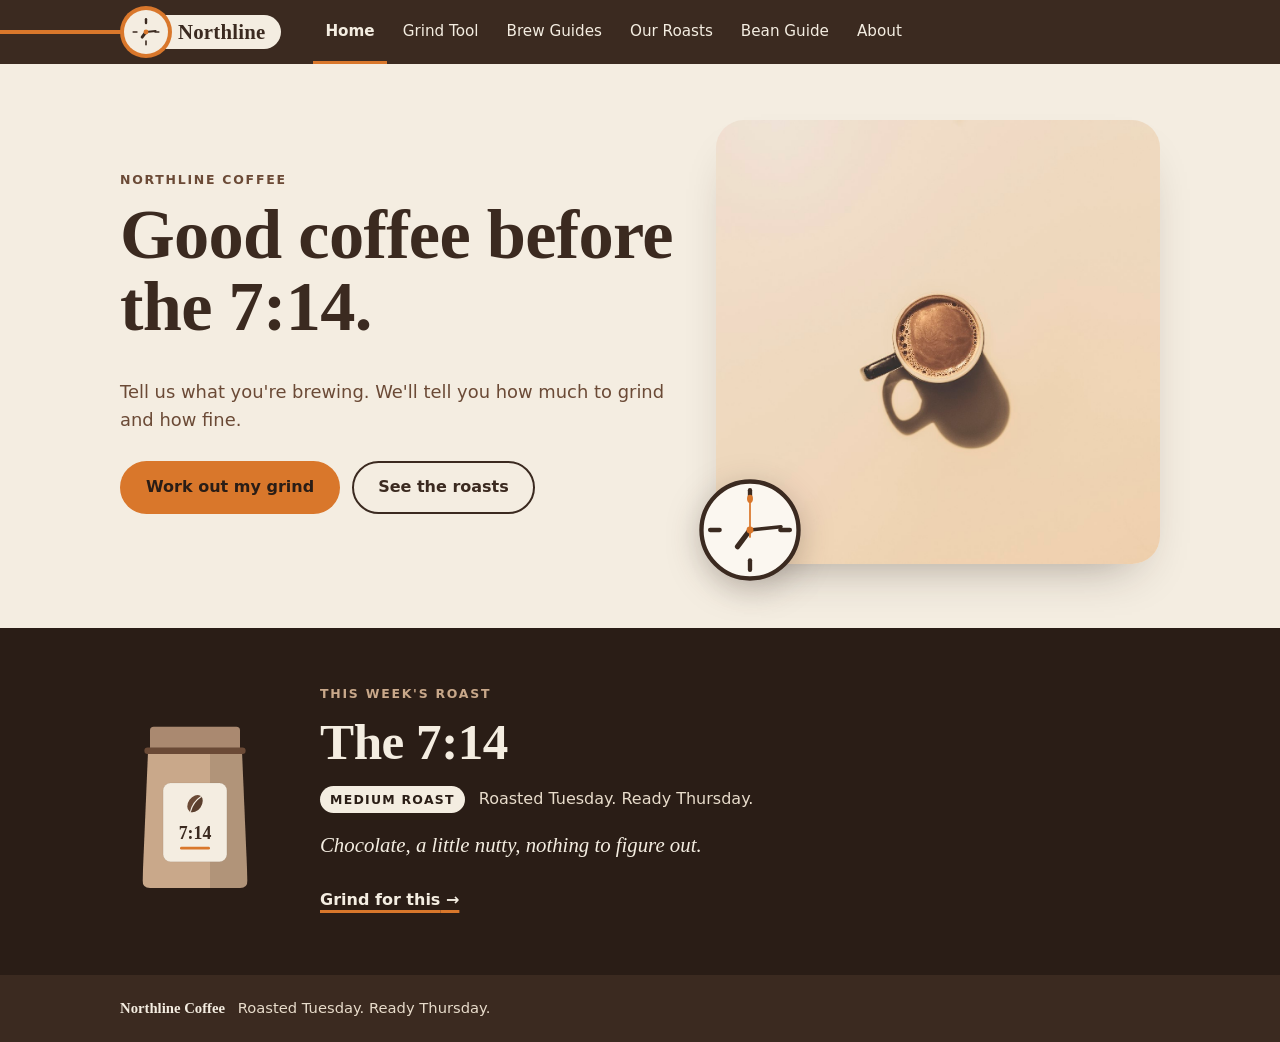
<file: index.html>
<!doctype html>
<html lang="en">
<head>
  <meta charset="utf-8">
  <meta name="viewport" content="width=device-width, initial-scale=1">
  <title>Northline Coffee</title>
  <meta name="description" content="Northline Coffee: how much to grind, and how fine, before the 7:14.">
  <meta name="theme-color" content="#3B2A20">
  <link rel="icon" href="data:image/svg+xml,%3Csvg xmlns='http://www.w3.org/2000/svg' viewBox='0 0 120 120'%3E%3Ccircle cx='60' cy='60' r='53' fill='%23F4EDE1' stroke='%23D9772B' stroke-width='14'/%3E%3Cg stroke='%233B2A20' stroke-linecap='round'%3E%3Cpath d='M60 22V32' stroke-width='9'/%3E%3Cpath d='M60 60L48 76' stroke-width='12'/%3E%3Cpath d='M60 60L89 57' stroke-width='9'/%3E%3C/g%3E%3Ccircle cx='60' cy='60' r='8' fill='%23D9772B'/%3E%3C/svg%3E">
  <link rel="stylesheet" href="styles.css">
</head>
<body>

  <!-- Shared drawings. Flat, in brand colors, drawn in code (PRD 7.6). -->
  <svg width="0" height="0" class="sprite" aria-hidden="true" focusable="false">
    <!-- Bean: one clean ellipse, a single-arc groove, and a soft shade on the right half. -->
    <clipPath id="bean-clip"><ellipse cx="16" cy="16" rx="9.5" ry="13.5"/></clipPath>
    <symbol id="bean" viewBox="0 0 32 32">
      <g transform="rotate(35 16 16)">
        <ellipse cx="16" cy="16" rx="9.5" ry="13.5" fill="currentColor"/>
        <path d="M17 0Q12 16 17 32H32V0Z" fill="#000" opacity=".16" clip-path="url(#bean-clip)"/>
        <path d="M17.2 3.2Q12.2 16 17.2 28.8" fill="none" stroke-width="1.6" stroke-linecap="round" style="stroke: var(--crease, #F4EDE1)"/>
      </g>
    </symbol>
    <symbol id="icon-aeropress" viewBox="0 0 48 48">
      <g fill="none" stroke="currentColor" stroke-width="2.5" stroke-linejoin="round" stroke-linecap="round">
        <path d="M19 3h10v6H19z"/><path d="M17 9h14v20H17z"/><path d="M14 29h20"/>
        <path d="M12 33h24v7a4 4 0 0 1-4 4H16a4 4 0 0 1-4-4z"/>
      </g>
    </symbol>
    <symbol id="icon-pourover" viewBox="0 0 48 48">
      <g fill="none" stroke="currentColor" stroke-width="2.5" stroke-linejoin="round" stroke-linecap="round">
        <path d="M8 10h32l-10 16H18z"/><path d="M14 30h20"/>
        <path d="M14 33h20v7a4 4 0 0 1-4 4H18a4 4 0 0 1-4-4z"/>
      </g>
    </symbol>
    <symbol id="icon-drip" viewBox="0 0 48 48">
      <g fill="none" stroke="currentColor" stroke-width="2.5" stroke-linejoin="round" stroke-linecap="round">
        <rect x="8" y="4" width="32" height="40" rx="3"/><path d="M8 14h32"/><path d="M20 14v4h8v-4"/>
        <path d="M16 25h16v11a3 3 0 0 1-3 3H19a3 3 0 0 1-3-3z"/>
      </g>
    </symbol>
    <symbol id="icon-frenchpress" viewBox="0 0 48 48">
      <g fill="none" stroke="currentColor" stroke-width="2.5" stroke-linejoin="round" stroke-linecap="round">
        <circle cx="22" cy="4.5" r="2"/><path d="M22 7v18"/><path d="M14 25h16"/>
        <rect x="12" y="12" width="20" height="32" rx="3"/>
        <path d="M32 18h5a3 3 0 0 1 3 3v12a3 3 0 0 1-3 3h-5"/>
      </g>
    </symbol>
    <symbol id="icon-coldbrew" viewBox="0 0 48 48">
      <g fill="none" stroke="currentColor" stroke-width="2.5" stroke-linejoin="round" stroke-linecap="round">
        <rect x="14" y="3" width="20" height="7" rx="2"/>
        <path d="M11 13h26v27a4 4 0 0 1-4 4H15a4 4 0 0 1-4-4z"/>
        <rect x="17" y="24" width="7" height="7" rx="1.5"/><rect x="25" y="31" width="7" height="7" rx="1.5"/>
      </g>
    </symbol>
  </svg>

  <a class="skip-link" href="#content">Skip to content</a>

  <header class="site-header">
    <div class="header-inner">
      <!-- The logo: a route line runs into a clock-face station marker set on a subway-style sign. -->
      <a class="brand clock-spin" href="#home" aria-label="Northline Coffee, home">
        <span class="brand-line brand-line-in" aria-hidden="true"></span>
        <span class="brand-clock" aria-hidden="true">
          <svg viewBox="0 0 120 120" focusable="false">
            <g stroke="#3B2A20" stroke-linecap="round">
              <path d="M60 12V26" stroke-width="9"/><path d="M108 60H94" stroke-width="6"/><path d="M60 108V94" stroke-width="6"/><path d="M12 60H26" stroke-width="6"/>
              <path class="hand-hour" d="M60 60L45.6 79.2" stroke-width="11"/>
              <path class="hand-min" d="M60 60L95.8 56.2" stroke-width="8"/>
            </g>
            <circle cx="60" cy="60" r="9" fill="#D9772B"/>
          </svg>
        </span>
        <span class="brand-sign">Northline</span>
      </a>
      <nav class="tabs" aria-label="Sections">
        <ul>
          <li><a href="#home" data-tab="home">Home</a></li>
          <li><a href="#grind" data-tab="grind">Grind Tool</a></li>
          <li><a href="#guides" data-tab="guides">Brew Guides</a></li>
          <li><a href="#roasts" data-tab="roasts">Our Roasts</a></li>
          <li><a href="#beans" data-tab="beans">Bean Guide</a></li>
          <li><a href="#about" data-tab="about">About</a></li>
        </ul>
      </nav>
    </div>
  </header>

  <main id="content">
    <noscript>
      <p class="noscript">The grind tool needs JavaScript turned on. Everything else is below.</p>
    </noscript>

    <!-- ========== HOME ========== -->
    <section class="view" data-route="home" aria-labelledby="home-title">
      <div class="wrap hero">
        <div class="hero-text">
          <p class="eyebrow">Northline Coffee</p>
          <h1 id="home-title" class="view-heading" tabindex="-1">Good coffee before the 7:14.</h1>
          <p class="lede">Tell us what you're brewing. We'll tell you how much to grind and how fine.</p>
          <div class="button-row">
            <a class="btn btn-primary" href="#grind">Work out my grind</a>
            <a class="btn btn-secondary" href="#roasts">See the roasts</a>
          </div>
        </div>
        <div class="hero-art">
          <img class="hero-photo" src="images/home-cup.jpg" width="1600" height="1069"
               alt="A cup of coffee seen from above on a cream table, with a long morning shadow">
          <!-- The 7:14 clock, as a badge on the photo. -->
          <svg class="hero-clock clock-spin" viewBox="0 0 120 120" aria-hidden="true" focusable="false">
            <circle cx="60" cy="60" r="56" fill="#FBF7F0"/>
            <circle cx="60" cy="60" r="56" fill="none" stroke="#3B2A20" stroke-width="5"/>
            <g stroke="#3B2A20" stroke-linecap="round">
              <g stroke-width="5"><path d="M60 14V25"/><path d="M106 60H95"/><path d="M60 106V95"/><path d="M14 60H25"/></g>
              <path class="hand-hour" d="M60 60L45.6 79.2" stroke-width="6"/>
              <path class="hand-min" d="M60 60L95.8 56.2" stroke-width="4"/>
            </g>
            <g class="hand-sec">
              <path d="M60 68V27" stroke="#D9772B" stroke-width="2" stroke-linecap="round"/>
              <ellipse cx="60" cy="24" rx="3.4" ry="4.8" fill="#D9772B"/>
            </g>
            <circle cx="60" cy="60" r="4" fill="#D9772B"/>
          </svg>
        </div>
      </div>

      <div class="band">
        <div class="wrap band-inner">
          <div class="band-beans" aria-hidden="true">
            <!-- A kraft bag of this week's roast. -->
            <svg viewBox="0 0 160 200" focusable="false">
              <defs>
                <clipPath id="bag-clip"><path d="M30 44H130L136 184Q136 192 128 192H32Q24 192 24 184Z"/></clipPath>
              </defs>
              <rect x="32" y="20" width="96" height="26" rx="4" fill="#B8957A"/>
              <rect x="32" y="20" width="96" height="26" rx="4" fill="#000" opacity=".08"/>
              <g clip-path="url(#bag-clip)">
                <rect x="20" y="40" width="120" height="160" fill="#C9A88A"/>
                <rect x="96" y="40" width="44" height="160" fill="#000" opacity=".12"/>
              </g>
              <rect x="26" y="42" width="108" height="7" rx="3.5" fill="#6B4A36"/>
              <rect x="46" y="80" width="68" height="84" rx="8" fill="#F4EDE1"/>
              <rect x="46" y="80" width="68" height="84" rx="8" fill="none" stroke="#000" stroke-opacity=".06"/>
              <use href="#bean" x="68" y="90" width="24" height="24" style="color:#6B4A36"/>
              <text x="80" y="140" text-anchor="middle" font-family="Georgia, serif" font-weight="700" font-size="19" fill="#3B2A20">7:14</text>
              <rect x="64" y="148" width="32" height="3" rx="1.5" fill="#D9772B"/>
            </svg>
          </div>
          <div>
            <p class="eyebrow eyebrow-light">This week's roast</p>
            <h2 class="band-title">The 7:14</h2>
            <p class="band-meta"><span class="pill pill-dark">Medium roast</span> Roasted Tuesday. Ready Thursday.</p>
            <p class="band-taste">Chocolate, a little nutty, nothing to figure out.</p>
            <a class="text-link text-link-light" href="#grind?roast=medium">Grind for this</a>
          </div>
        </div>
      </div>
    </section>

    <!-- ========== GRIND TOOL ========== -->
    <section class="view" data-route="grind" aria-labelledby="grind-title">
      <div class="wrap">
        <div class="view-head">
          <div>
            <p class="eyebrow">Grind Tool</p>
            <h2 id="grind-title" class="view-heading" tabindex="-1">How much to grind, and how fine.</h2>
            <p class="lede">Pick your roast, how much you're brewing, and how. We'll do the math.</p>
          </div>
          <!-- A hand grinder: crank, cap, body with an adjustment ring, base. -->
          <svg class="head-art" viewBox="0 0 120 160" aria-hidden="true" focusable="false">
            <defs>
              <clipPath id="grinder-clip"><rect x="40" y="44" width="40" height="88" rx="10"/></clipPath>
            </defs>
            <path d="M60 24H98" stroke="#3B2A20" stroke-width="5" stroke-linecap="round"/>
            <rect x="94" y="6" width="10" height="20" rx="5" fill="#D9772B"/>
            <rect x="57" y="22" width="6" height="14" fill="#3B2A20"/>
            <rect x="36" y="34" width="48" height="12" rx="6" fill="#6B4A36"/>
            <g clip-path="url(#grinder-clip)">
              <rect x="40" y="44" width="40" height="88" fill="#3B2A20"/>
              <rect x="62" y="44" width="18" height="88" fill="#000" opacity=".22"/>
            </g>
            <rect x="37" y="86" width="46" height="9" rx="4.5" fill="#C9A88A"/>
            <rect x="36" y="128" width="48" height="16" rx="6" fill="#6B4A36"/>
            <ellipse cx="60" cy="152" rx="32" ry="4" fill="#3B2A20" opacity=".12"/>
          </svg>
        </div>

        <div class="tool">
          <form class="tool-inputs" id="grind-form" novalidate>
            <fieldset class="field">
              <legend class="field-label">Roast</legend>
              <div class="seg" id="roast-options">
                <input type="radio" name="roast" id="roast-light" value="light"><label for="roast-light">Light</label>
                <input type="radio" name="roast" id="roast-medium" value="medium" checked><label for="roast-medium">Medium</label>
                <input type="radio" name="roast" id="roast-dark" value="dark"><label for="roast-dark">Dark</label>
              </div>
            </fieldset>

            <div class="field">
              <label class="field-label" for="amount">How much water</label>
              <div class="amount-row">
                <input id="amount" name="amount" type="number" inputmode="decimal" min="0" step="any" value="12" aria-describedby="amount-hint">
                <fieldset class="seg seg-small">
                  <legend class="visually-hidden">Unit</legend>
                  <input type="radio" name="unit" id="unit-oz" value="oz" checked><label for="unit-oz">oz</label>
                  <input type="radio" name="unit" id="unit-ml" value="ml"><label for="unit-ml">ml</label>
                </fieldset>
              </div>
              <p class="hint" id="amount-hint">The water you brew with. 4 to 64 oz (118 to 1,893 ml).</p>
            </div>

            <fieldset class="field">
              <legend class="field-label">Brew method</legend>
              <div class="method-options" id="method-options">
                <!-- Built from the method table in app.js -->
              </div>
            </fieldset>
          </form>

          <section class="result" id="result" aria-labelledby="result-title">
            <h3 id="result-title" class="visually-hidden">Your recipe</h3>

            <div class="result-ok" id="result-ok">
              <div class="beans">
                <p class="beans-figure"><span id="out-beans">22</span><span class="beans-unit"> g</span></p>
                <p class="beans-label">beans to grind</p>
              </div>
              <dl class="facts">
                <div class="fact"><dt>Water</dt><dd id="out-water">355 g</dd></div>
                <div class="fact"><dt>Grind</dt><dd id="out-grind">Medium-fine, like table salt</dd></div>
                <div class="fact">
                  <dt>Starting setting</dt>
                  <dd>
                    <span class="setting" id="out-setting">15</span> <span class="setting-scale">on a 1 to 40 grinder</span>
                    <span class="note">Every grinder runs a little different. Sour cup: go finer next time. Bitter cup: go coarser.</span>
                  </dd>
                </div>
                <div class="fact"><dt>Water temperature</dt><dd id="out-temp">200°F / 93°C</dd></div>
                <div class="fact"><dt>Brew time</dt><dd id="out-time">3 to 4 minutes</dd></div>
              </dl>
              <div id="out-notes"></div>
              <div class="copy-row">
                <button type="button" class="btn btn-secondary btn-small" id="copy-btn">Copy recipe</button>
                <span class="copy-status" id="copy-status" role="status"></span>
              </div>
            </div>

            <div class="result-message" id="result-message" hidden>
              <p id="out-message"></p>
            </div>
          </section>
          <p class="visually-hidden" id="sr-summary" aria-live="polite" aria-atomic="true"></p>
        </div>

        <!-- Phone only: the number stays on screen while the inputs are being changed.
             Screen readers get the live summary above instead, so this is hidden from them. -->
        <div class="mini-result" id="mini-result" aria-hidden="true" hidden>
          <p class="mini-text"><strong id="mini-beans">22 g</strong> <span id="mini-detail">Medium-fine · setting 15</span></p>
          <button type="button" class="mini-btn" id="mini-btn" tabindex="-1">Full recipe</button>
        </div>
      </div>
    </section>

    <!-- ========== BREW GUIDES ========== -->
    <section class="view" data-route="guides" aria-labelledby="guides-title">
      <div class="wrap">
        <p class="eyebrow">Brew Guides</p>
        <h2 id="guides-title" class="view-heading" tabindex="-1">Five ways to brew.</h2>
        <p class="lede">Each one fits on a card. The numbers come from the same table as the Grind Tool.</p>
        <div class="card-grid" id="guide-list">
          <!-- Built from the method table in app.js -->
        </div>
      </div>
    </section>

    <!-- ========== OUR ROASTS ========== -->
    <section class="view" data-route="roasts" aria-labelledby="roasts-title">
      <div class="wrap">
        <p class="eyebrow">Our Roasts</p>
        <h2 id="roasts-title" class="view-heading" tabindex="-1">Three roasts. Pick by how you brew.</h2>
        <div class="card-grid card-grid-3">
          <article class="card roast-card">
            <img class="card-photo" src="images/roast-light.jpg" width="1600" height="1200" loading="lazy"
                 alt="Light brown roasted beans spilling from a burlap sack">
            <h3>Platform Light</h3>
            <p><span class="pill">Light</span></p>
            <dl class="mini-facts">
              <div><dt>How it tastes</dt><dd>Bright and clean, like a green apple.</dd></div>
              <div><dt>Good for</dt><dd>Pour-over, AeroPress</dd></div>
            </dl>
            <a class="text-link" href="#grind?roast=light">Grind for this<span class="visually-hidden">: Platform Light</span></a>
          </article>
          <article class="card roast-card">
            <img class="card-photo" src="images/roast-medium.jpg" width="1600" height="2400" loading="lazy"
                 alt="A close view of medium brown roasted beans">
            <h3>The 7:14</h3>
            <p><span class="pill">Medium</span> <span class="tag">This week's roast</span></p>
            <dl class="mini-facts">
              <div><dt>How it tastes</dt><dd>Chocolate, a little nutty.</dd></div>
              <div><dt>Good for</dt><dd>Any method</dd></div>
            </dl>
            <a class="text-link" href="#grind?roast=medium">Grind for this<span class="visually-hidden">: The 7:14</span></a>
          </article>
          <article class="card roast-card">
            <img class="card-photo" src="images/roast-dark.jpg" width="1600" height="1572" loading="lazy"
                 alt="Dark, glossy roasted beans in a white cup surrounded by more beans">
            <h3>Last Train</h3>
            <p><span class="pill">Dark</span></p>
            <dl class="mini-facts">
              <div><dt>How it tastes</dt><dd>Heavy, smoky, a little bittersweet.</dd></div>
              <div><dt>Good for</dt><dd>French press, cold brew</dd></div>
            </dl>
            <a class="text-link" href="#grind?roast=dark">Grind for this<span class="visually-hidden">: Last Train</span></a>
          </article>
        </div>
      </div>
    </section>

    <!-- ========== BEAN GUIDE ========== -->
    <section class="view" data-route="beans" aria-labelledby="beans-title">
      <div class="wrap">
        <div class="guide-top">
          <div class="guide-intro">
            <p class="eyebrow">Bean Guide</p>
            <h2 id="beans-title" class="view-heading" tabindex="-1">What the words on the bag mean.</h2>
            <p class="lede">Where it grew, what plant it came from, and what happened after picking. Search for any word, or pick a section.</p>
          </div>
          <div class="guide-search" id="guide-search">
            <label for="guide-search-input" class="field-label">Search the guide</label>
            <input type="search" id="guide-search-input" placeholder="Try gesha, honey, Kenya, peaberry" autocomplete="off" spellcheck="false"
                   aria-controls="guide-search-results" aria-describedby="guide-search-status">
            <p class="visually-hidden" id="guide-search-status" role="status"></p>
            <ul class="search-results" id="guide-search-results" hidden></ul>
          </div>
        </div>
      </div>

      <!-- Section tabs. They stay pinned under the site header while you scroll. -->
      <div class="guide-tabs-bar" id="guide-tabs-bar">
        <div class="wrap">
          <div class="guide-tabs" role="tablist" aria-label="Bean Guide sections" id="guide-tabs">
            <button type="button" role="tab" id="gtab-map" data-view="map" aria-controls="gpanel-map" aria-selected="true">Map</button>
            <button type="button" role="tab" id="gtab-varieties" data-view="varieties" aria-controls="gpanel-varieties" aria-selected="false" tabindex="-1">Varieties</button>
            <button type="button" role="tab" id="gtab-processing" data-view="processing" aria-controls="gpanel-processing" aria-selected="false" tabindex="-1">Processing</button>
            <button type="button" role="tab" id="gtab-basics" data-view="basics" aria-controls="gpanel-basics" aria-selected="false" tabindex="-1">Basics</button>
            <button type="button" role="tab" id="gtab-glossary" data-view="glossary" aria-controls="gpanel-glossary" aria-selected="false" tabindex="-1">Glossary</button>
          </div>
        </div>
      </div>

      <div class="wrap">
        <!-- MAP -->
        <div class="guide-panel" role="tabpanel" id="gpanel-map" aria-labelledby="gtab-map" data-view="map">
          <p class="panel-intro">Coffee grows in a band around the equator, between the tropics. Pick a region to zoom in, or a pin to see what a country grows.</p>
          <div class="coffee-map" id="coffee-map">
            <div class="map-controls">
              <div class="map-regions" id="map-regions" role="group" aria-label="Zoom the map to a region"></div>
              <label class="map-select">
                <span>Jump to a country</span>
                <select id="map-country-select"></select>
              </label>
            </div>
            <div class="map-frame" id="map-frame">
              <svg class="map-svg" id="map-svg" role="img" aria-labelledby="map-svg-title" preserveAspectRatio="none">
                <title id="map-svg-title">Dot map of the world with the coffee belt shaded between the tropics</title>
              </svg>
              <div class="map-pins" id="map-pins"></div>
              <p class="map-legend" aria-hidden="true"><span class="legend-belt"></span>Coffee belt <span class="legend-pin"></span>Growing country</p>
            </div>
            <div class="map-panel" id="map-panel" aria-live="polite"></div>
          </div>
        </div>

        <!-- VARIETIES -->
        <div class="guide-panel" role="tabpanel" id="gpanel-varieties" aria-labelledby="gtab-varieties" data-view="varieties" hidden>
          <p class="panel-intro">A variety is a type of coffee plant, the way Granny Smith is a type of apple. Pick one to read about it.</p>
          <div class="filter-bar" id="variety-filters" role="group" aria-label="Filter varieties by region"></div>
          <p class="filter-status" id="variety-count" role="status"></p>
          <div class="master-detail">
            <div class="tile-list" id="variety-list"></div>
            <div class="detail-col" id="variety-detail-home">
              <div class="detail" id="variety-detail" aria-live="polite"></div>
            </div>
          </div>
        </div>

        <!-- PROCESSING -->
        <div class="guide-panel" role="tabpanel" id="gpanel-processing" aria-labelledby="gtab-processing" data-view="processing" hidden>
          <p class="panel-intro">A coffee bean is the seed of a cherry. Processing is how the farm gets the fruit off and dries the seed. Pick a process to see what it strips off, and how it tastes.</p>
          <div class="process-picker" id="process-picker" role="group" aria-label="Pick a process"></div>
          <div class="master-detail process-layout">
            <div class="cherry" id="cherry">
              <svg class="cherry-art" id="cherry-art" viewBox="0 0 400 250" role="group" aria-labelledby="cherry-title">
                <title id="cherry-title">Cross-section of a coffee cherry. Pick a part to learn what it is.</title>
                <g class="part" data-part="skin"><ellipse cx="130" cy="125" rx="100" ry="116" fill="#8C3A2B"/></g>
                <g class="part" data-part="pulp"><ellipse cx="130" cy="125" rx="89" ry="104" fill="#D9A48A"/></g>
                <g class="part" data-part="mucilage"><ellipse cx="130" cy="125" rx="71" ry="85" fill="#EBD3BE"/></g>
                <g class="part" data-part="parchment"><ellipse cx="130" cy="125" rx="63" ry="77" fill="#F4EDE1" stroke="#C9A88A" stroke-width="1.5"/></g>
                <g class="part" data-part="bean">
                  <path d="M127 59A52 66 0 0 0 127 191Z" fill="#B7BC98"/>
                  <path d="M133 59A52 66 0 0 1 133 191Z" fill="#A9AF8A"/>
                  <!-- The center cut: a small fold on each bean's flat side. -->
                  <path d="M127 117q-9 8 0 16" fill="none" stroke="#7F8566" stroke-width="2" stroke-linecap="round"/>
                  <path d="M133 117q9 8 0 16" fill="none" stroke="#7F8566" stroke-width="2" stroke-linecap="round"/>
                </g>
                <g class="part part-stroke" data-part="silverskin">
                  <path d="M127 59A52 66 0 0 0 127 191Z" fill="none" stroke="#E6E7D8" stroke-width="4"/>
                  <path d="M133 59A52 66 0 0 1 133 191Z" fill="none" stroke="#E6E7D8" stroke-width="4"/>
                </g>
                <g id="cherry-labels"></g>
              </svg>
              <p class="peel-key" id="peel-key" aria-hidden="true" hidden><span class="peel-key-dot"></span>Faded layers come off before the coffee dries</p>
              <p class="cherry-step-caption" id="cherry-step-caption" aria-live="polite"></p>
              <div class="cherry-info" id="cherry-info" aria-live="polite"></div>
            </div>
            <div class="detail-col">
              <div class="detail" id="process-detail" aria-live="polite"></div>
            </div>
          </div>
          <details class="compare">
            <summary>Compare all eight processes side by side</summary>
            <div class="compare-scroll"><table class="compare-table" id="process-compare"></table></div>
          </details>
        </div>

        <!-- BASICS -->
        <div class="guide-panel" role="tabpanel" id="gpanel-basics" aria-labelledby="gtab-basics" data-view="basics" hidden>
          <h3 class="panel-heading">Arabica, robusta, and the rest</h3>
          <div class="card-grid card-grid-3 compact-cards" id="species-list"></div>
          <h3 class="panel-heading">How arabica got around</h3>
          <ol class="timeline" id="origin-timeline"></ol>
          <h3 class="panel-heading">What it means for roasting and brewing</h3>
          <div class="rule-grid" id="rule-list"></div>
        </div>

        <!-- GLOSSARY -->
        <div class="guide-panel" role="tabpanel" id="gpanel-glossary" aria-labelledby="gtab-glossary" data-view="glossary" hidden>
          <div class="glossary-filter">
            <label for="glossary-filter-input" class="field-label">Filter the glossary</label>
            <input type="search" id="glossary-filter-input" placeholder="Type a word" autocomplete="off" aria-describedby="glossary-count">
            <p class="filter-status" id="glossary-count" role="status"></p>
          </div>
          <dl class="glossary" id="glossary-list"></dl>
        </div>
      </div>
    </section>

    <!-- ========== ABOUT ========== -->
    <section class="view" data-route="about" aria-labelledby="about-title">
      <div class="wrap about">
        <div class="about-text">
          <p class="eyebrow">About</p>
          <h2 id="about-title" class="view-heading" tabindex="-1">Roasted for people with a train to catch.</h2>
          <p>Northline is a small-batch roaster. We make three coffees, a light, a medium, and a dark, and we keep them simple enough to brew half awake.</p>
          <p>We roast on Tuesdays. It's ready by Thursday. That's the whole schedule, and we stick to it.</p>
          <p class="credits">Photos by Jakub Dziubak, Maxim Tatarinov, Fatih Mehmet Y&#305;ld&#305;z, Thomas Griggs, Beau Carpenter, and Hrushi Chavhan on Unsplash, and Marta Dzedyshko, Thirdman, bacho nadiradze, and mehmetography on Pexels.</p>
        </div>
        <div class="about-art">
          <img class="about-photo" src="images/about-beans.jpg" width="1600" height="2400" loading="lazy"
               alt="Someone in a brown apron holding open a bag of freshly roasted beans">
        </div>
      </div>
    </section>
  </main>

  <footer class="site-footer">
    <div class="wrap footer-inner">
      <p><span class="footer-brand">Northline Coffee</span> Roasted Tuesday. Ready Thursday.</p>
    </div>
  </footer>

  <script src="app.js"></script>
  <script src="beans.js"></script>
  <script src="map.js"></script>
</body>
</html>
</file>
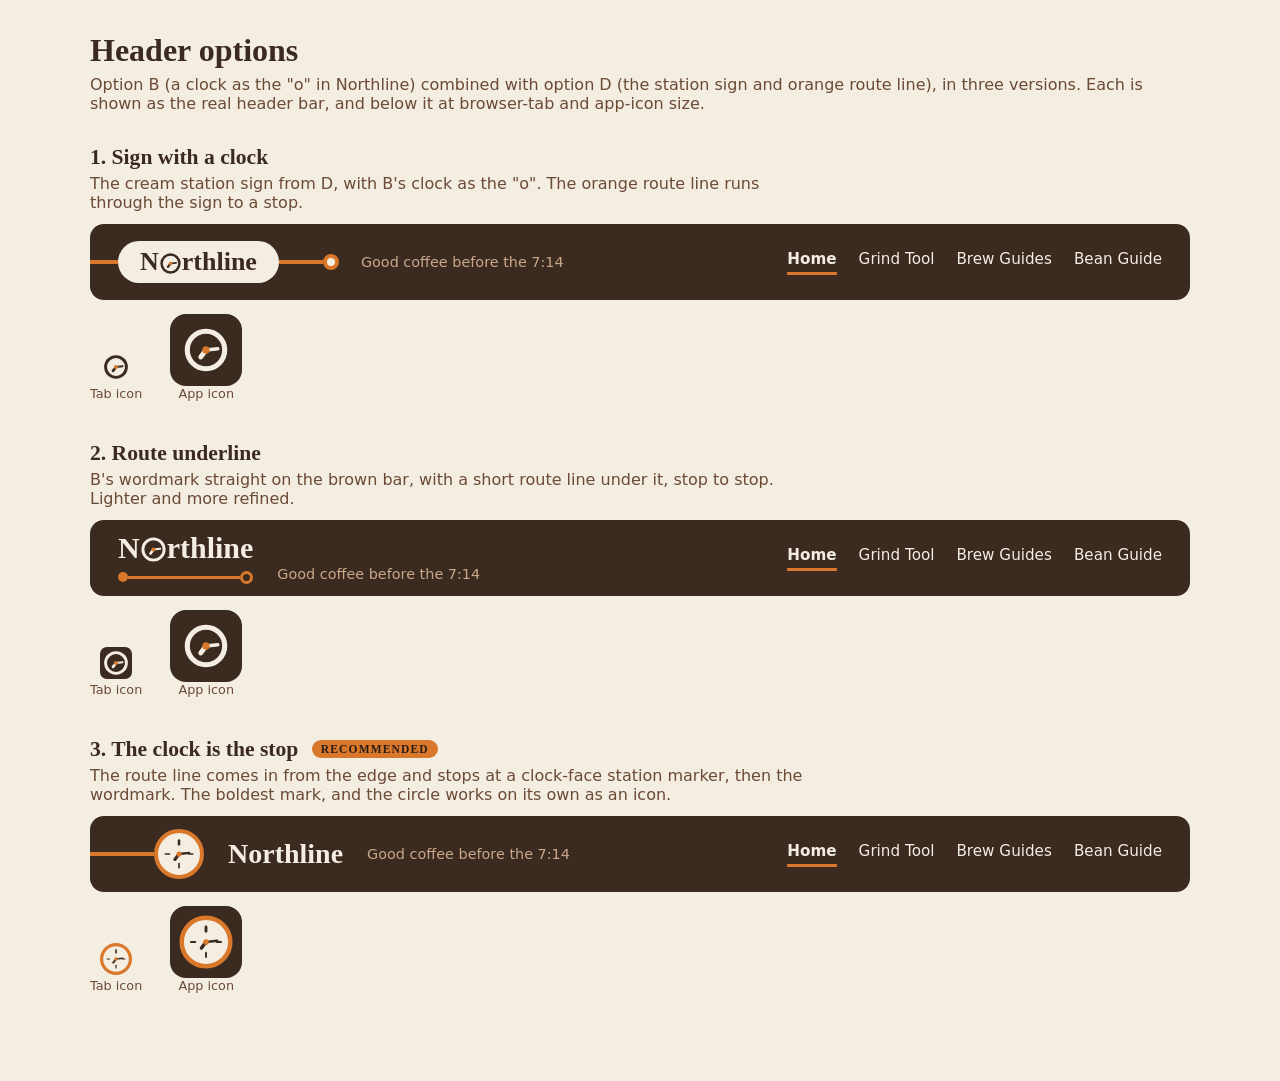
<file: design/header-options.html>
<!doctype html>
<html lang="en">
<head>
  <meta charset="utf-8">
  <meta name="viewport" content="width=device-width, initial-scale=1">
  <title>Header Options</title>
  <style>
    :root {
      --espresso: #2A1D16; --roast: #3B2A20; --mocha: #6B4A36; --latte: #C9A88A;
      --oat: #E8DCCB; --cream: #F4EDE1; --milk: #FBF7F0; --accent: #D9772B;
      --serif: Georgia, "Times New Roman", serif;
      --sans: system-ui, -apple-system, "Segoe UI", Roboto, Arial, sans-serif;
    }
    * { box-sizing: border-box; }
    body { margin: 0; background: var(--cream); color: var(--roast); font-family: var(--sans); padding: 32px 16px 48px; }
    .wrap { max-width: 1100px; margin: 0 auto; }
    h1 { font-family: var(--serif); font-size: 2rem; margin: 0 0 6px; }
    .intro { color: var(--mocha); margin: 0 0 32px; }
    .option { margin-bottom: 40px; }
    .option h2 { font-family: var(--serif); font-size: 1.35rem; margin: 0 0 4px; }
    .option p { color: var(--mocha); margin: 0 0 12px; max-width: 46em; }
    .tag { display: inline-block; font-size: .72rem; font-weight: 700; text-transform: uppercase; letter-spacing: .1em; background: var(--accent); color: var(--espresso); padding: 3px 9px; border-radius: 999px; margin-left: 8px; vertical-align: 3px; }

    /* A mock of the real header bar. */
    .bar { background: var(--roast); color: var(--cream); border-radius: 14px; overflow: hidden; }
    .bar-inner { display: flex; align-items: center; gap: 24px; min-height: 76px; padding: 0 28px; position: relative; }
    .nav { margin-left: auto; display: flex; gap: 22px; font-size: .95rem; font-weight: 500; }
    .nav span:first-child { border-bottom: 3px solid var(--accent); padding-bottom: 4px; font-weight: 700; }
    .tagline { font-size: .9rem; color: var(--latte); white-space: nowrap; }
    .wordmark { font-family: var(--serif); font-weight: 700; display: inline-flex; align-items: center; line-height: 1; }
    .wordmark svg { display: block; }

    /* 1. Sign with a clock */
    .v1 .bar-inner { padding-left: 0; gap: 0; }
    .v1 .seg { height: 4px; background: var(--accent); flex-shrink: 0; }
    .v1 .seg-l { width: 28px; }
    .v1 .seg-r { width: 44px; }
    .v1 .stop { width: 16px; height: 16px; border-radius: 50%; background: var(--cream); border: 4px solid var(--accent); flex-shrink: 0; }
    .v1 .sign { background: var(--cream); color: var(--roast); border-radius: 999px; padding: 8px 22px; font-size: 26px; flex-shrink: 0; }
    .v1 .tagline { margin-left: 22px; }

    /* 2. Route underline */
    .v2 .stack { display: flex; flex-direction: column; gap: 8px; padding: 6px 0; }
    .v2 .wordmark { font-size: 30px; color: var(--cream); }
    .v2 .underline { display: flex; align-items: center; }
    .v2 .underline .a { width: 10px; height: 10px; border-radius: 50%; background: var(--accent); }
    .v2 .underline .line { flex: 1; height: 3px; background: var(--accent); }
    .v2 .underline .b { width: 13px; height: 13px; border-radius: 50%; background: var(--roast); border: 3px solid var(--accent); }
    .v2 .tagline { align-self: flex-end; margin-bottom: 14px; }

    /* 3. The clock is the stop */
    .v3 .route { position: absolute; left: 0; width: 64px; top: 50%; height: 4px; margin-top: -2px; background: var(--accent); }
    .v3 .clock { position: relative; width: 50px; height: 50px; border-radius: 50%; background: var(--cream); border: 4px solid var(--accent); display: flex; align-items: center; justify-content: center; margin-left: 36px; flex-shrink: 0; }
    .v3 .wordmark { font-size: 28px; color: var(--cream); }

    /* Small-size check */
    .small-row { display: flex; flex-wrap: wrap; gap: 28px; align-items: flex-end; margin-top: 14px; }
    .small-row figure { margin: 0; text-align: center; font-size: .8rem; color: var(--mocha); }
    .tab-icon { width: 32px; height: 32px; }
    .app-icon { width: 72px; height: 72px; border-radius: 16px; background: var(--roast); display: flex; align-items: center; justify-content: center; }

    @media (max-width: 760px) {
      .nav { display: none; }
      .tagline { display: none; }
      .v1 .seg-r { width: 24px; }
    }
  </style>
</head>
<body>
  <!-- Reusable clock face for the "o", drawn with currentColor. -->
  <svg width="0" height="0" style="position:absolute" aria-hidden="true">
    <symbol id="o-clock" viewBox="0 0 120 120">
      <circle cx="60" cy="60" r="51" fill="none" stroke="currentColor" stroke-width="14"/>
      <g stroke="currentColor" stroke-linecap="round">
        <path d="M60 60L45.6 79.2" stroke-width="13"/>
        <path d="M60 60L92 56.6" stroke-width="10"/>
      </g>
      <circle cx="60" cy="60" r="10" fill="#D9772B"/>
    </symbol>
    <symbol id="stop-clock" viewBox="0 0 120 120">
      <g stroke="#3B2A20" stroke-linecap="round">
        <path d="M60 12V26" stroke-width="9"/><path d="M108 60H94" stroke-width="6"/><path d="M60 108V94" stroke-width="6"/><path d="M12 60H26" stroke-width="6"/>
        <path d="M60 60L45.6 79.2" stroke-width="11"/>
        <path d="M60 60L95.8 56.2" stroke-width="8"/>
      </g>
      <circle cx="60" cy="60" r="9" fill="#D9772B"/>
    </symbol>
  </svg>

  <div class="wrap">
    <h1>Header options</h1>
    <p class="intro">Option B (a clock as the "o" in Northline) combined with option D (the station sign and orange route line), in three versions. Each is shown as the real header bar, and below it at browser-tab and app-icon size.</p>

    <section class="option">
      <h2>1. Sign with a clock</h2>
      <p>The cream station sign from D, with B's clock as the "o". The orange route line runs through the sign to a stop.</p>
      <div class="bar v1">
        <div class="bar-inner">
          <span class="seg seg-l"></span>
          <div class="sign wordmark">N<svg width="21" height="21" style="color:#3B2A20;margin:3px 1px 0"><use href="#o-clock"/></svg>rthline</div>
          <span class="seg seg-r"></span><span class="stop"></span>
          <div class="tagline">Good coffee before the 7:14</div>
          <nav class="nav"><span>Home</span><span>Grind Tool</span><span>Brew Guides</span><span>Bean Guide</span></nav>
        </div>
      </div>
      <div class="small-row">
        <figure><svg class="tab-icon" viewBox="0 0 120 120"><rect width="120" height="120" rx="26" fill="#F4EDE1"/><g transform="translate(14 14) scale(.766)"><use href="#o-clock" style="color:#3B2A20"/></g></svg><figcaption>Tab icon</figcaption></figure>
        <figure><div class="app-icon"><svg width="44" height="44" style="color:#F4EDE1"><use href="#o-clock"/></svg></div><figcaption>App icon</figcaption></figure>
      </div>
    </section>

    <section class="option">
      <h2>2. Route underline</h2>
      <p>B's wordmark straight on the brown bar, with a short route line under it, stop to stop. Lighter and more refined.</p>
      <div class="bar v2">
        <div class="bar-inner">
          <div class="stack">
            <div class="wordmark">N<svg width="25" height="25" style="color:#F4EDE1;margin:3px 1px 0"><use href="#o-clock"/></svg>rthline</div>
            <div class="underline"><span class="a"></span><span class="line"></span><span class="b"></span></div>
          </div>
          <div class="tagline">Good coffee before the 7:14</div>
          <nav class="nav"><span>Home</span><span>Grind Tool</span><span>Brew Guides</span><span>Bean Guide</span></nav>
        </div>
      </div>
      <div class="small-row">
        <figure><svg class="tab-icon" viewBox="0 0 120 120"><rect width="120" height="120" rx="26" fill="#3B2A20"/><g transform="translate(14 14) scale(.766)"><use href="#o-clock" style="color:#F4EDE1"/></g></svg><figcaption>Tab icon</figcaption></figure>
        <figure><div class="app-icon"><svg width="44" height="44" style="color:#F4EDE1"><use href="#o-clock"/></svg></div><figcaption>App icon</figcaption></figure>
      </div>
    </section>

    <section class="option">
      <h2>3. The clock is the stop <span class="tag">Recommended</span></h2>
      <p>The route line comes in from the edge and stops at a clock-face station marker, then the wordmark. The boldest mark, and the circle works on its own as an icon.</p>
      <div class="bar v3">
        <div class="bar-inner">
          <div class="route"></div>
          <div class="clock"><svg width="34" height="34"><use href="#stop-clock"/></svg></div>
          <div class="wordmark">Northline</div>
          <div class="tagline">Good coffee before the 7:14</div>
          <nav class="nav"><span>Home</span><span>Grind Tool</span><span>Brew Guides</span><span>Bean Guide</span></nav>
        </div>
      </div>
      <div class="small-row">
        <figure><svg class="tab-icon" viewBox="0 0 120 120"><circle cx="60" cy="60" r="54" fill="#F4EDE1" stroke="#D9772B" stroke-width="12"/><g transform="translate(18 18) scale(.7)"><use href="#stop-clock"/></g></svg><figcaption>Tab icon</figcaption></figure>
        <figure><div class="app-icon"><svg width="54" height="54" viewBox="0 0 120 120"><circle cx="60" cy="60" r="54" fill="#F4EDE1" stroke="#D9772B" stroke-width="10"/><g transform="translate(18 18) scale(.7)"><use href="#stop-clock"/></g></svg></div><figcaption>App icon</figcaption></figure>
      </div>
    </section>
  </div>
</body>
</html>
</file>
<file: styles.css>
/* Northline Coffee
   Palette: PRD section 9 colors plus coffee-bean tones.
   The orange accent is only ever a fill or underline, never text color. */

:root {
  --espresso: #2A1D16;  /* dark band, deepest tone */
  --roast:    #3B2A20;  /* text and tab bar (PRD) */
  --mocha:    #6B4A36;  /* secondary text */
  --latte:    #C9A88A;  /* borders, drawings */
  --oat:      #E8DCCB;  /* cards */
  --cream:    #F4EDE1;  /* page background (PRD) */
  --milk:     #FBF7F0;  /* result card, lightest surface */
  --accent:   #D9772B;  /* fills and underlines only (PRD) */

  --serif: Georgia, "Times New Roman", serif;
  --sans: system-ui, -apple-system, "Segoe UI", Roboto, "Helvetica Neue", Arial, sans-serif;

  --radius: 18px;
  --radius-sm: 10px;
  --wrap: 1080px;
  --gutter: 20px;
  --header-h: 64px;

  color-scheme: light;
}

*, *::before, *::after { box-sizing: border-box; }

html { -webkit-text-size-adjust: 100%; }

body {
  margin: 0;
  background: var(--cream);
  color: var(--roast);
  font-family: var(--sans);
  font-size: 1rem;
  line-height: 1.55;
  min-height: 100vh;
  display: flex;
  flex-direction: column;
}

main { flex: 1; }

h1, h2, h3 {
  font-family: var(--serif);
  font-weight: 700;
  line-height: 1.12;
  margin: 0 0 .5em;
  letter-spacing: -0.01em;
}

p { margin: 0 0 1em; }

a { color: inherit; }

.sprite { position: absolute; width: 0; height: 0; overflow: hidden; }

.visually-hidden {
  position: absolute !important;
  width: 1px; height: 1px;
  padding: 0; margin: -1px;
  overflow: hidden; clip: rect(0 0 0 0);
  white-space: nowrap; border: 0;
}

:focus-visible {
  outline: 3px solid var(--roast);
  outline-offset: 3px;
  border-radius: 4px;
}

/* Headings get focus after a tab change, for screen readers. No ring needed. */
.view-heading:focus { outline: none; }

.skip-link {
  position: absolute;
  left: 12px; top: -60px;
  z-index: 100;
  background: var(--accent);
  color: var(--espresso);
  font-weight: 700;
  padding: 10px 16px;
  border-radius: var(--radius-sm);
  text-decoration: none;
}
.skip-link:focus { top: 12px; }

.wrap {
  max-width: var(--wrap);
  margin: 0 auto;
  padding: 0 var(--gutter);
}

.noscript {
  max-width: var(--wrap);
  margin: 16px auto;
  padding: 12px var(--gutter);
  background: var(--oat);
}

/* ---------- Header and tabs ---------- */

.site-header {
  background: var(--roast);
  color: var(--cream);
  position: sticky;
  top: 0;
  z-index: 20;
}

.header-inner {
  max-width: var(--wrap);
  margin: 0 auto;
  padding: 0 var(--gutter);
  display: flex;
  align-items: center;
  gap: 32px;
  min-height: var(--header-h);
}

/* Logo: route line -> clock station marker, set on a subway-style sign. The line ends at the clock. */
.site-header { overflow: hidden; overflow: clip; }
.brand {
  display: inline-flex;
  align-items: center;
  text-decoration: none;
  color: var(--roast);
  flex-shrink: 0;
  border-radius: 999px;
}
.brand-line { height: 4px; background: var(--accent); flex-shrink: 0; position: relative; }
.brand-line-in { width: 4px; }
.brand-line-in::before {          /* runs in from the edge of the screen */
  content: "";
  position: absolute; right: 100%; top: 0;
  width: 100vw; height: 4px;
  background: var(--accent);
}
.brand-clock {
  position: relative; z-index: 1; flex-shrink: 0;
  width: 44px; height: 44px; border-radius: 50%;
  background: var(--cream);
  box-shadow: 0 0 0 4px var(--accent);
  display: flex; align-items: center; justify-content: center;
}
.brand-clock svg { width: 32px; height: 32px; display: block; }
.brand-sign {
  margin-left: -20px;
  padding: 5px 16px 5px 30px;
  background: var(--cream);
  border-radius: 0 999px 999px 0;
  font-family: var(--serif);
  font-size: 1.3rem;
  font-weight: 700;
  letter-spacing: .01em;
  line-height: 1.2;
}
/* Clock hands spin when you hover the clock (or focus the logo link), then land back on 7:14.
   This runs even with reduced motion on: it only happens when someone points at it, it's
   short, and it's small. Page-wide motion (map zoom, pin drops) still respects the setting. */
.hand-min, .hand-hour, .hand-sec { transform-origin: 60px 60px; transform-box: view-box; }
.clock-spin:hover .hand-sec, .clock-spin:focus-visible .hand-sec { animation: spin-3 1.3s cubic-bezier(.45, 0, .2, 1); }
.clock-spin:hover .hand-min, .clock-spin:focus-visible .hand-min { animation: spin-2 1.3s cubic-bezier(.45, 0, .2, 1); }
.clock-spin:hover .hand-hour, .clock-spin:focus-visible .hand-hour { animation: spin-1 1.3s cubic-bezier(.45, 0, .2, 1); }
@keyframes spin-1 { to { transform: rotate(360deg); } }
@keyframes spin-2 { to { transform: rotate(720deg); } }
@keyframes spin-3 { to { transform: rotate(1080deg); } }
.site-header :focus-visible { outline-color: var(--cream); }

.tabs { min-width: 0; }
.tabs ul {
  list-style: none;
  margin: 0;
  padding: 0;
  display: flex;
  gap: 4px;
}
.tabs a {
  display: block;
  padding: 20px 12px 17px;
  color: var(--cream);
  text-decoration: none;
  font-size: .95rem;
  font-weight: 500;
  white-space: nowrap;
  border-bottom: 3px solid transparent;
  transition: border-color .15s ease;
}
.tabs a:hover { border-bottom-color: var(--latte); }
.tabs a[aria-current="page"] {
  border-bottom-color: var(--accent);
  font-weight: 700;
}

/* ---------- Shared pieces ---------- */

.view { padding: 56px 0 72px; }
.view[data-route="home"] { padding-bottom: 0; }

.eyebrow {
  font-size: .78rem;
  font-weight: 700;
  text-transform: uppercase;
  letter-spacing: .14em;
  color: var(--mocha);
  margin-bottom: .75em;
}
.eyebrow-light { color: var(--latte); }

.view-heading { font-size: clamp(2rem, 4.5vw, 3rem); }

.lede {
  font-size: 1.12rem;
  color: var(--mocha);
  max-width: 36em;
}

.btn {
  display: inline-flex;
  align-items: center;
  justify-content: center;
  min-height: 48px;
  padding: 12px 24px;
  border-radius: 999px;
  font: inherit;
  font-weight: 700;
  text-decoration: none;
  cursor: pointer;
  border: 2px solid transparent;
  transition: transform .12s ease, background-color .15s ease;
}
.btn:active { transform: translateY(1px); }
/* Espresso on orange is 5.1:1, which passes AA. Roast brown on orange would not. */
.btn-primary { background: var(--accent); color: var(--espresso); }
.btn-primary:hover { background: #E3863D; }
.btn-secondary { background: transparent; color: var(--roast); border-color: var(--roast); }
.btn-secondary:hover { background: var(--oat); }
.btn-small { min-height: 40px; padding: 8px 18px; font-size: .92rem; }

.button-row { display: flex; flex-wrap: wrap; gap: 12px; margin-top: 28px; }

.text-link {
  display: inline-block;
  font-weight: 700;
  text-decoration: underline;
  text-decoration-color: var(--accent);
  text-decoration-thickness: 3px;
  text-underline-offset: 5px;
  padding: 6px 0;
}
.text-link::after { content: " \2192"; }
.text-link:hover { text-decoration-color: var(--roast); }
.text-link-light { color: var(--cream); }
.text-link-light:hover { text-decoration-color: var(--cream); }

.pill {
  display: inline-block;
  font-size: .78rem;
  font-weight: 700;
  text-transform: uppercase;
  letter-spacing: .1em;
  padding: 4px 10px;
  border-radius: 999px;
  background: var(--roast);
  color: var(--cream);
}
.pill-dark { background: var(--cream); color: var(--espresso); }

.tag {
  display: inline-block;
  font-size: .78rem;
  font-weight: 700;
  padding: 3px 10px;
  border-radius: 999px;
  background: var(--accent);
  color: var(--espresso);
}

/* ---------- Home ---------- */

.hero {
  display: grid;
  grid-template-columns: 1.25fr 1fr;
  align-items: center;
  gap: 40px;
  padding-bottom: 64px;
}
.hero h1 { font-size: clamp(2.5rem, 6.5vw, 4.4rem); line-height: 1.02; }
.hero-art { position: relative; }
.hero-photo {
  display: block;
  width: 100%;
  height: auto;
  aspect-ratio: 1 / 1;
  object-fit: cover;
  object-position: 50% 52%;
  border-radius: 28px;
  box-shadow: 0 24px 48px -28px rgba(42, 29, 22, .45);
}
.hero-clock {
  position: absolute;
  left: -18px;
  bottom: -18px;
  width: 104px;
  height: 104px;
  filter: drop-shadow(0 8px 16px rgba(42, 29, 22, .25));
}
@media (prefers-reduced-motion: no-preference) {
  .hero-clock { animation: clock-in .6s ease-out both .15s; }
  @keyframes clock-in { from { transform: scale(.6) rotate(-30deg); opacity: 0; } to { transform: none; opacity: 1; } }
}

/* Photos at the top of cards. */
.card-photo {
  display: block;
  width: calc(100% + 2 * var(--card-pad, 24px));
  max-width: none;
  margin: calc(-1 * var(--card-pad, 24px)) calc(-1 * var(--card-pad, 24px)) 18px;
  height: auto;
  aspect-ratio: 4 / 3;
  object-fit: cover;
  border-radius: var(--radius) var(--radius) 0 0;
  background: var(--latte);
}
.card-photo-fallback {
  display: flex;
  align-items: center;
  justify-content: center;
  color: var(--mocha);
  background: var(--cream);
}
.card-photo-fallback svg { width: 30%; height: auto; }

.band { background: var(--espresso); color: var(--cream); }
.band-inner {
  display: grid;
  grid-template-columns: 160px 1fr;
  align-items: center;
  gap: 40px;
  padding-top: 56px;
  padding-bottom: 56px;
}
.band-beans svg { width: 100%; max-width: 150px; height: auto; display: block; }
.band-title { font-size: clamp(2.2rem, 5vw, 3.2rem); margin-bottom: .3em; }
.band-meta { display: flex; flex-wrap: wrap; align-items: center; gap: 10px 14px; color: var(--oat); }
.band-taste { font-family: var(--serif); font-size: 1.3rem; font-style: italic; color: var(--cream); max-width: 30em; }

/* ---------- Grind Tool ---------- */

.view-head {
  display: flex;
  justify-content: space-between;
  align-items: flex-start;
  gap: 24px;
  margin-bottom: 28px;
}
.head-art { width: 92px; height: auto; flex-shrink: 0; }

.tool {
  display: grid;
  grid-template-columns: minmax(0, 1fr) minmax(0, 1fr);
  gap: 32px;
  align-items: start;
}

.tool-inputs { display: grid; gap: 26px; }

fieldset { border: 0; margin: 0; padding: 0; min-width: 0; }

.field-label {
  display: block;
  padding: 0;
  margin-bottom: 10px;
  font-size: .8rem;
  font-weight: 700;
  text-transform: uppercase;
  letter-spacing: .12em;
  color: var(--mocha);
}

/* Segmented radio controls. Real radio inputs, so arrow keys work. */
.seg {
  display: inline-flex;
  background: var(--oat);
  border-radius: 999px;
  padding: 4px;
  gap: 2px;
}
.seg input, .method-options input {
  position: absolute;
  opacity: 0;
  width: 1px; height: 1px;
  margin: 0;
}
.seg label {
  display: inline-block;
  padding: 10px 22px;
  border-radius: 999px;
  font-weight: 600;
  cursor: pointer;
  user-select: none;
  transition: background-color .15s ease, color .15s ease;
}
.seg label:hover { background: rgba(59, 42, 32, .08); }
.seg input:checked + label { background: var(--roast); color: var(--cream); }
.seg input:focus-visible + label { outline: 3px solid var(--roast); outline-offset: 2px; }
.seg-small label { padding: 10px 16px; }

.amount-row { display: flex; align-items: center; gap: 12px; flex-wrap: wrap; }
#amount {
  width: 7.5ch;
  font: inherit;
  font-size: 1.5rem;
  font-weight: 700;
  font-variant-numeric: tabular-nums;
  color: var(--roast);
  padding: 8px 14px;
  min-height: 52px;
  border: 2px solid var(--latte);
  border-radius: var(--radius-sm);
  background: var(--milk);
}
#amount:focus-visible { border-color: var(--roast); outline-offset: 2px; }
.hint { font-size: .9rem; color: var(--mocha); margin: 8px 0 0; }

.method-options {
  display: grid;
  grid-template-columns: repeat(auto-fill, minmax(min(150px, 100%), 1fr));
  gap: 10px;
}
.method-options label {
  display: flex;
  align-items: center;
  gap: 10px;
  min-height: 56px;
  padding: 10px 12px;
  border: 2px solid var(--latte);
  border-radius: var(--radius-sm);
  background: var(--milk);
  cursor: pointer;
  font-weight: 600;
  line-height: 1.2;
  transition: background-color .15s ease, border-color .15s ease;
}
.method-options label:hover { border-color: var(--mocha); }
.method-options svg { width: 28px; height: 28px; flex-shrink: 0; color: var(--mocha); }
.method-options .ratio { display: block; font-size: .8rem; font-weight: 500; color: var(--mocha); }
.method-options input:checked + label { background: var(--roast); border-color: var(--roast); color: var(--cream); }
.method-options input:checked + label svg,
.method-options input:checked + label .ratio { color: var(--oat); }
.method-options input:focus-visible + label { outline: 3px solid var(--roast); outline-offset: 2px; }

/* Result card: the one number first, details below, like a transit app. */
.result {
  background: var(--milk);
  border: 1px solid var(--latte);
  border-radius: var(--radius);
  padding: 28px;
  box-shadow: 0 1px 0 rgba(42, 29, 22, .04), 0 12px 32px -18px rgba(42, 29, 22, .35);
  position: sticky;
  top: calc(var(--header-h) + 20px);
}

.beans {
  border-left: 8px solid var(--accent);
  padding-left: 18px;
  margin-bottom: 22px;
}
.beans-figure {
  font-family: var(--serif);
  font-weight: 700;
  font-size: clamp(3.6rem, 9vw, 5.2rem);
  line-height: 1;
  margin: 0;
  font-variant-numeric: tabular-nums;
}
.beans-unit { font-size: .45em; }
.beans-label {
  margin: 6px 0 0;
  font-size: .8rem;
  font-weight: 700;
  text-transform: uppercase;
  letter-spacing: .12em;
  color: var(--mocha);
}

.facts { margin: 0; display: grid; }
.fact {
  display: grid;
  grid-template-columns: 9.5em 1fr;
  gap: 12px;
  padding: 12px 0;
  border-top: 1px solid var(--oat);
}
.fact dt { font-size: .9rem; font-weight: 700; color: var(--mocha); padding-top: 2px; }
.fact dd { margin: 0; font-weight: 600; }
.setting { font-family: var(--serif); font-size: 1.5rem; font-weight: 700; line-height: 1; }
.setting-scale { color: var(--mocha); font-weight: 500; font-size: .92rem; }
.note { display: block; margin-top: 6px; font-weight: 400; font-size: .9rem; color: var(--mocha); }

.callout {
  margin: 14px 0 0;
  padding: 12px 14px;
  background: var(--oat);
  border-left: 4px solid var(--mocha);
  border-radius: 0 var(--radius-sm) var(--radius-sm) 0;
  font-weight: 600;
}

.copy-row { display: flex; align-items: center; flex-wrap: wrap; gap: 12px; margin-top: 20px; }
.copy-status { font-size: .92rem; color: var(--mocha); }

.result-message {
  border-left: 8px solid var(--accent);
  padding: 6px 0 6px 18px;
}
.result-message p {
  font-family: var(--serif);
  font-size: 1.6rem;
  line-height: 1.25;
  margin: 0;
}

/* Phone: pinned summary while the full card is off screen. */
.mini-result {
  position: fixed;
  left: 12px; right: 12px;
  bottom: calc(12px + env(safe-area-inset-bottom, 0px));
  z-index: 15;
  display: flex;
  align-items: center;
  justify-content: space-between;
  gap: 12px;
  padding: 10px 10px 10px 16px;
  background: var(--espresso);
  color: var(--cream);
  border-radius: 14px;
  border-left: 8px solid var(--accent);
  box-shadow: 0 12px 30px -10px rgba(42, 29, 22, .6);
}
.mini-result[hidden] { display: none; }
.mini-text { margin: 0; line-height: 1.25; min-width: 0; }
.mini-text strong { font-family: var(--serif); font-size: 1.5rem; margin-right: 6px; }
.mini-text span { font-size: .9rem; color: var(--oat); }
.mini-btn {
  flex-shrink: 0;
  font: inherit;
  font-size: .88rem;
  font-weight: 700;
  min-height: 40px;
  padding: 8px 14px;
  border: 0;
  border-radius: 999px;
  background: var(--accent);
  color: var(--espresso);
  cursor: pointer;
}
@media (min-width: 861px) { .mini-result { display: none !important; } }

/* ---------- Cards (guides and roasts) ---------- */

.card-grid {
  display: grid;
  grid-template-columns: repeat(auto-fill, minmax(min(310px, 100%), 1fr));
  gap: 20px;
  margin-top: 32px;
}
.card-grid-3 { grid-template-columns: repeat(auto-fit, minmax(min(260px, 100%), 1fr)); }

.card {
  --card-pad: 24px;
  background: var(--oat);
  border-radius: var(--radius);
  padding: var(--card-pad);
  display: flex;
  flex-direction: column;
}
.card h3 { font-size: 1.55rem; margin-bottom: .35em; }
.card h4 {
  font-family: var(--sans);
  font-size: .8rem;
  font-weight: 700;
  text-transform: uppercase;
  letter-spacing: .12em;
  color: var(--mocha);
  margin: 18px 0 6px;
}
.card ul, .card ol { margin: 0; padding-left: 1.3em; }
.card li { margin-bottom: 4px; }
.card ol li::marker { font-weight: 700; }
.card .text-link { margin-top: auto; padding-top: 18px; align-self: flex-start; }

.guide-head { display: flex; align-items: center; gap: 14px; margin-bottom: 14px; }
.guide-head svg { width: 44px; height: 44px; color: var(--roast); flex-shrink: 0; }
.guide-head h3 { margin: 0; }

.spec {
  margin: 0;
  display: grid;
  grid-template-columns: repeat(3, auto);
  justify-content: start;
  gap: 4px 22px;
  padding: 12px 14px;
  background: var(--milk);
  border-radius: var(--radius-sm);
}
.spec dt { font-size: .74rem; font-weight: 700; text-transform: uppercase; letter-spacing: .1em; color: var(--mocha); grid-row: 1; }
.spec dd { margin: 0; font-weight: 700; grid-row: 2; }

.roast-art {
  width: 88px; height: 88px;
  padding: 14px;
  margin-bottom: 14px;
  background: var(--cream);
  border-radius: 50%;
}
.mini-facts { margin: 4px 0 0; }
.mini-facts div { margin-bottom: 10px; }
.mini-facts dt { font-size: .8rem; font-weight: 700; text-transform: uppercase; letter-spacing: .1em; color: var(--mocha); }
.mini-facts dd { margin: 2px 0 0; }

/* ---------- Bean Guide ---------- */

.chip {
  font: inherit;
  font-size: .9rem;
  font-weight: 600;
  min-height: 40px;
  padding: 8px 16px;
  border-radius: 999px;
  border: 2px solid var(--latte);
  background: var(--milk);
  color: var(--roast);
  cursor: pointer;
}
.chip:hover { border-color: var(--mocha); }
.chip[aria-pressed="true"] { background: var(--roast); border-color: var(--roast); color: var(--cream); }

.jump-nav { display: flex; flex-wrap: wrap; gap: 8px; margin-top: 24px; }

.guide-section { margin-top: 64px; scroll-margin-top: calc(var(--header-h) + 24px); }
.guide-section:focus { outline: none; }
.section-title { font-size: clamp(1.6rem, 3.4vw, 2.2rem); }
.section-intro { color: var(--mocha); font-size: 1.05rem; max-width: 42em; }

.card .card-title {
  font-family: var(--serif);
  font-size: 1.4rem;
  font-weight: 700;
  text-transform: none;
  letter-spacing: 0;
  color: var(--roast);
  margin: 0;
  line-height: 1.15;
}
.latin { font-style: italic; color: var(--mocha); margin: 4px 0 2px; }
.share { font-weight: 700; margin-bottom: 8px; }

.subsection-title { font-family: var(--serif); font-size: 1.45rem; margin: 48px 0 0; }

/* Route-line timeline: numbered stops joined by a line that ends at the last stop. */
.timeline {
  list-style: none;
  margin: 24px 0 0;
  padding: 0;
  display: grid;
  grid-template-columns: repeat(4, minmax(0, 1fr));
}
.timeline .stop { position: relative; padding: 52px 24px 0 0; }
.timeline .stop::before {            /* segment to the next stop */
  content: "";
  position: absolute; left: 18px; top: 16px;
  width: 100%; height: 4px;
  background: var(--accent);
}
.timeline .stop-last::before { display: none; }
.stop-num {
  position: absolute; left: 0; top: 0;
  width: 36px; height: 36px; border-radius: 50%;
  display: flex; align-items: center; justify-content: center;
  background: var(--cream); border: 4px solid var(--roast);
  font-weight: 700; font-size: .9rem; color: var(--roast);
  z-index: 1;
}
.stop-last .stop-num { background: var(--roast); color: var(--cream); box-shadow: 0 0 0 5px var(--accent); }
.step-when { font-size: .75rem; font-weight: 700; text-transform: uppercase; letter-spacing: .12em; color: var(--mocha); margin: 0 0 2px; }
.step-place { font-family: var(--serif); font-weight: 700; font-size: 1.2rem; margin: 0 0 6px; }
.step-text { color: var(--mocha); margin: 0; }

/* ---------- Coffee map ---------- */

.coffee-map { margin-top: 24px; scroll-margin-top: calc(var(--header-h) + 16px); }
.map-controls { display: flex; flex-wrap: wrap; align-items: flex-end; justify-content: space-between; gap: 12px 24px; margin-bottom: 14px; }
.map-regions { display: flex; flex-wrap: wrap; gap: 8px; }
.map-select { display: grid; gap: 4px; font-size: .8rem; font-weight: 700; text-transform: uppercase; letter-spacing: .1em; color: var(--mocha); }
.map-select select {
  font: inherit; font-size: .95rem; font-weight: 600; text-transform: none; letter-spacing: 0;
  color: var(--roast); background: var(--milk);
  border: 2px solid var(--latte); border-radius: 999px;
  padding: 8px 14px; min-height: 40px;
}

.map-frame {
  position: relative;
  aspect-ratio: 2.9 / 1;
  background: var(--espresso);
  border-radius: var(--radius);
  overflow: hidden;
}
.map-svg { position: absolute; inset: 0; width: 100%; height: 100%; display: block; }
.map-land { fill: #5E4333; }
.map-land-belt { fill: #A87652; }
.map-belt { fill: var(--accent); opacity: .07; }
.map-tropic { stroke: var(--latte); stroke-width: 1; stroke-dasharray: 4 6; opacity: .45; }
.map-equator { stroke: var(--latte); stroke-width: 1; stroke-dasharray: 1 5; opacity: .3; }

.map-pins { position: absolute; inset: 0; }
.map-pin {
  position: absolute;
  width: 26px; height: 26px;
  margin: -13px 0 0 -13px;
  padding: 0; border: 0; background: none;
  cursor: pointer;
  display: flex; align-items: center; justify-content: center;
  transition: opacity .25s ease;
}
.map-pin.offscreen { visibility: hidden; }
.pin-dot {
  width: 11px; height: 11px; border-radius: 50%;
  background: var(--cream);
  box-shadow: 0 0 0 3px var(--accent);
  transition: transform .2s ease, background-color .2s ease;
}
.map-pin:hover .pin-dot, .map-pin:focus-visible .pin-dot { transform: scale(1.35); }
.map-pin:focus-visible { outline: 3px solid var(--cream); outline-offset: 0; border-radius: 50%; }
.map-pin.dim { opacity: .28; }
.map-pin.lit .pin-dot { background: var(--accent); box-shadow: 0 0 0 3px var(--cream); transform: scale(1.25); }
.map-pin.selected .pin-dot { background: var(--accent); box-shadow: 0 0 0 3px var(--cream), 0 0 0 7px rgba(217, 119, 43, .45); transform: scale(1.35); }
.pin-label {
  position: absolute; left: 22px; top: 50%;
  transform: translateY(-50%);
  white-space: nowrap;
  font-size: .8rem; font-weight: 700;
  color: var(--cream); background: rgba(42, 29, 22, .92);
  padding: 3px 8px; border-radius: 6px;
  pointer-events: none;
  opacity: 0;
  transition: opacity .15s ease;
}
.map-pin.label-left .pin-label { left: auto; right: 22px; }
.map-pin:hover .pin-label, .map-pin:focus-visible .pin-label, .map-pin.selected .pin-label, .map-pin.lit .pin-label { opacity: 1; }
.map-pin:hover, .map-pin:focus-visible, .map-pin.selected { z-index: 3; }
.map-pin.lit { z-index: 2; }

@media (prefers-reduced-motion: no-preference) {
  .map-pin { animation: pin-in .5s ease-out both; animation-delay: calc(var(--i) * 18ms); }
  @keyframes pin-in { from { opacity: 0; transform: translateY(-8px); } to { opacity: 1; transform: none; } }
  .map-pin.dim { animation: none; }
  .map-pin.selected .pin-dot::after { content: none; }
  .map-pin.selected::after {
    content: ""; position: absolute; width: 26px; height: 26px; border-radius: 50%;
    border: 2px solid var(--accent); animation: ping 1.6s ease-out infinite;
  }
  @keyframes ping { from { transform: scale(.6); opacity: 1; } to { transform: scale(2.2); opacity: 0; } }
}

.map-legend {
  position: absolute; left: 14px; bottom: 10px; margin: 0;
  display: flex; align-items: center; gap: 8px;
  font-size: .75rem; color: var(--oat);
}
.legend-belt { width: 18px; height: 10px; border-radius: 3px; background: #A87652; }
.legend-pin { width: 9px; height: 9px; border-radius: 50%; background: var(--cream); box-shadow: 0 0 0 2.5px var(--accent); margin-left: 10px; }

.map-panel {
  margin-top: 14px;
  background: var(--milk);
  border: 1px solid var(--oat);
  border-radius: var(--radius);
  padding: 20px 24px;
  min-height: 150px;
}
.map-panel p { margin: 0 0 10px; max-width: 60em; }
.panel-eyebrow { font-size: .75rem; font-weight: 700; text-transform: uppercase; letter-spacing: .12em; color: var(--mocha); margin-bottom: 4px !important; }
.panel-title { font-family: var(--serif); font-size: 1.6rem; margin: 0 0 8px; }
.panel-title:focus { outline: none; }
.panel-label { font-weight: 700; margin-top: 14px !important; }
.panel-chips, .panel-actions { display: flex; flex-wrap: wrap; gap: 8px; }
.panel-actions { margin-top: 16px; }
.chip-small { min-height: 36px; padding: 6px 14px; font-size: .88rem; }
.chip-dark { background: var(--roast); border-color: var(--roast); color: var(--cream); }
.chip-dark:hover { background: var(--espresso); border-color: var(--espresso); }

.card-actions { margin-top: auto; padding-top: 16px; display: flex; flex-wrap: wrap; align-items: center; gap: 6px 18px; }
.card-actions .text-link { margin-top: 0; padding-top: 6px; }
.map-link {
  font: inherit; font-size: .92rem; font-weight: 700;
  background: none; border: 0; padding: 6px 0; cursor: pointer;
  color: var(--roast);
  display: inline-flex; align-items: center; gap: 6px;
}
.map-link::before {
  content: ""; width: 9px; height: 9px; border-radius: 50%;
  background: var(--cream); box-shadow: 0 0 0 2.5px var(--accent);
}
.map-link:hover { text-decoration: underline; text-decoration-color: var(--accent); text-decoration-thickness: 2px; text-underline-offset: 4px; }
.card .card-title:focus { outline: none; }
@media (prefers-reduced-motion: no-preference) {
  .card.flash, .detail.flash { animation: flash 1.6s ease-out; }
  @keyframes flash { 0%, 30% { box-shadow: 0 0 0 4px var(--accent); } 100% { box-shadow: 0 0 0 4px transparent; } }
}
.card.flash, .detail.flash, .glossary .flash { box-shadow: 0 0 0 4px var(--accent); }
@media (prefers-reduced-motion: no-preference) { .card.flash, .detail.flash, .glossary .flash { box-shadow: none; } }

.filter-bar { display: flex; flex-wrap: wrap; gap: 8px; margin-top: 20px; }
.filter-status { margin: 12px 0 0; font-size: .92rem; color: var(--mocha); }
#variety-list { margin-top: 16px; }

/* Same layout on every variety and process card, whatever the title length:
   tag on its own line above the title. (The title comes first in the markup, so
   screen readers still hear the name before the tag.) */
.variety-head { display: flex; flex-direction: column-reverse; align-items: flex-start; gap: 10px; }
.family {
  display: inline-block;
  font-size: .74rem;
  font-weight: 700;
  letter-spacing: .06em;
  text-transform: uppercase;
  padding: 4px 10px;
  border-radius: 999px;
}
.family-landrace { background: var(--cream); color: var(--roast); box-shadow: inset 0 0 0 1.5px var(--latte); }
.family-typica   { background: var(--latte); color: var(--espresso); }
.family-bourbon  { background: var(--mocha); color: var(--cream); }
.family-cross    { background: var(--roast); color: var(--cream); }
.family-hybrid   { background: var(--espresso); color: var(--oat); }
.aka { font-size: .9rem; color: var(--mocha); margin: 4px 0 0; font-style: italic; }
.grown { font-weight: 600; margin: 10px 0 6px; }
.story { margin-bottom: 10px; }
.variety-card[hidden] { display: none; }

/* Card links land with the card's top just under the sticky header. */
.card { scroll-margin-top: calc(var(--header-h) + 20px); }

/* ---------- Bean Guide layout: search, pinned section tabs, one section at a time ---------- */

.view[data-route="beans"] { padding-bottom: 56px; }
.guide-top {
  display: grid;
  grid-template-columns: minmax(0, 1.4fr) minmax(280px, 1fr);
  gap: 16px 40px;
  align-items: end;
}
.guide-intro .lede { margin-bottom: 0; }
.guide-search { position: relative; }
.guide-search input, .glossary-filter input {
  width: 100%;
  font: inherit; font-size: 1.05rem;
  color: var(--roast); background: var(--milk);
  border: 2px solid var(--latte); border-radius: 999px;
  padding: 12px 20px; min-height: 50px;
}
.guide-search input:focus-visible, .glossary-filter input:focus-visible { border-color: var(--roast); outline-offset: 2px; }
.search-results {
  position: absolute; left: 0; right: 0; top: calc(100% + 6px); z-index: 30;
  list-style: none; margin: 0; padding: 6px;
  background: var(--milk); border: 1px solid var(--latte); border-radius: 16px;
  box-shadow: 0 18px 40px -18px rgba(42, 29, 22, .45);
}
.search-results[hidden] { display: none; }
.search-hit {
  width: 100%; display: flex; justify-content: space-between; align-items: baseline; gap: 12px;
  font: inherit; text-align: left; color: var(--roast);
  background: none; border: 0; border-radius: 10px; padding: 10px 12px; cursor: pointer;
}
.search-hit:hover, .search-hit:focus-visible { background: var(--oat); }
.hit-name { font-weight: 700; }
.hit-type { font-size: .82rem; color: var(--mocha); white-space: nowrap; }
.no-results { padding: 10px 12px; color: var(--mocha); }

.guide-tabs-bar {
  position: sticky;
  top: var(--header-actual, var(--header-h));
  z-index: 12;
  margin-top: 28px;
  background: var(--cream);
  border-bottom: 1px solid var(--latte);
}
.guide-tabs { display: flex; gap: 4px; overflow-x: auto; scrollbar-width: none; }
.guide-tabs::-webkit-scrollbar { display: none; }
.guide-tabs [role="tab"] {
  flex-shrink: 0;
  font: inherit; font-weight: 600; font-size: 1rem;
  color: var(--mocha); background: none;
  border: 0; border-bottom: 3px solid transparent;
  padding: 14px 16px 12px; cursor: pointer; white-space: nowrap;
}
.guide-tabs [role="tab"]:hover { color: var(--roast); border-bottom-color: var(--latte); }
.guide-tabs [role="tab"][aria-selected="true"] { color: var(--roast); font-weight: 700; border-bottom-color: var(--accent); }

.guide-panel {
  padding-top: 24px;
  scroll-margin-top: calc(var(--header-actual, 64px) + var(--tabs-h, 50px));
}
.guide-panel:focus { outline: none; }
/* Anything the guide scrolls to clears both the site header and the pinned section tabs. */
.tile, .coffee-map, .process-picker, .cherry, .glossary > div, .guide-panel .card, .detail {
  scroll-margin-top: calc(var(--header-actual, 64px) + var(--tabs-h, 50px) + 12px);
}
.panel-intro { color: var(--mocha); font-size: 1.05rem; max-width: 46em; margin: 0 0 16px; }
.panel-heading { font-family: var(--serif); font-size: 1.5rem; margin: 36px 0 0; }
.panel-heading:first-child { margin-top: 4px; }
.compact-cards { margin-top: 16px; }

/* List-and-detail: compact tiles on the left, one detail panel on the right. */
.master-detail {
  display: grid;
  grid-template-columns: minmax(0, 1fr) minmax(0, 1.1fr);
  gap: 24px;
  align-items: start;
  margin-top: 16px;
}
.tile-list { display: grid; grid-template-columns: repeat(2, minmax(0, 1fr)); gap: 10px; }
.tile {
  display: grid; gap: 4px; align-content: start;
  font: inherit; text-align: left; color: var(--roast);
  background: var(--oat); border: 2px solid transparent; border-radius: 14px;
  padding: 12px 14px; cursor: pointer;
  transition: border-color .15s ease, background-color .15s ease;
}
.tile[hidden] { display: none; }
.tile:hover { border-color: var(--latte); }
.tile[aria-pressed="true"] { background: var(--milk); border-color: var(--roast); }
.tile-top { display: flex; flex-direction: column; align-items: flex-start; gap: 6px; }
.tile-name { font-family: var(--serif); font-weight: 700; font-size: 1.12rem; line-height: 1.2; }
.tile .family { font-size: .66rem; padding: 3px 8px; }
.tile-meta { font-size: .8rem; font-weight: 600; color: var(--mocha); }
.tile-taste { font-size: .9rem; color: var(--roast); display: -webkit-box; -webkit-line-clamp: 1; -webkit-box-orient: vertical; overflow: hidden; }

.detail-col {
  position: sticky;
  top: calc(var(--header-actual, 64px) + var(--tabs-h, 50px) + 16px);
}
.detail {
  background: var(--milk);
  border: 1px solid var(--oat);
  border-radius: var(--radius);
  padding: 22px 24px;
  scroll-margin-top: calc(var(--header-actual, 64px) + var(--tabs-h, 50px) + 12px);
}
.detail[hidden] { display: none; }
.detail-head { display: grid; gap: 8px; justify-items: start; margin-bottom: 8px; }
.detail-title { font-family: var(--serif); font-size: 1.7rem; margin: 0; line-height: 1.1; }
.detail-title:focus { outline: none; }
.detail .aka { margin: 0; }
.detail-label { font-size: .78rem; font-weight: 700; text-transform: uppercase; letter-spacing: .12em; color: var(--mocha); margin: 16px 0 6px; }
.detail .story { margin: 14px 0 10px; }
.detail-actions { display: flex; flex-wrap: wrap; align-items: center; gap: 6px 18px; margin-top: 14px; }
.detail-nav { display: flex; justify-content: space-between; gap: 8px; margin-top: 16px; padding-top: 14px; border-top: 1px solid var(--oat); }

/* Processing: a picker row, then the cherry and the detail side by side. */
.process-picker { display: grid; grid-template-columns: repeat(4, minmax(0, 1fr)); gap: 8px; }
.pick {
  display: grid; gap: 2px; text-align: left;
  font: inherit; color: var(--roast);
  background: var(--oat); border: 2px solid transparent; border-radius: 12px;
  padding: 10px 14px; cursor: pointer;
}
.pick:hover { border-color: var(--latte); }
.pick[aria-pressed="true"] { background: var(--roast); border-color: var(--roast); color: var(--cream); }
.pick-name { font-weight: 700; }
.pick-word { font-size: .85rem; color: var(--mocha); }
.pick[aria-pressed="true"] .pick-word { color: var(--oat); }
.process-layout { grid-template-columns: minmax(0, 1fr) minmax(0, 1fr); }

.cherry-hint { color: var(--mocha); margin: 0; }
.cherry-part-name { margin-bottom: 6px !important; }

.compare { margin-top: 24px; background: var(--milk); border: 1px solid var(--oat); border-radius: var(--radius); }
.compare summary { cursor: pointer; font-weight: 700; padding: 16px 20px; list-style-position: inside; }
.compare[open] summary { border-bottom: 1px solid var(--oat); }
.compare-scroll { overflow-x: auto; padding: 8px 20px 16px; }
.compare-table { width: 100%; border-collapse: collapse; min-width: 520px; }
.compare-table th, .compare-table td { text-align: left; padding: 8px 10px; border-bottom: 1px solid var(--oat); font-size: .92rem; }
.compare-table thead th { font-size: .75rem; text-transform: uppercase; letter-spacing: .1em; color: var(--mocha); }
.compare-table tr.current { background: var(--oat); }

.glossary-filter { max-width: 420px; }
.glossary div[hidden] { display: none; }

.flash { animation: none; }
@media (prefers-reduced-motion: no-preference) {
  .flash { animation: flash 1.6s ease-out; }
}

@media (max-width: 860px) {
  .guide-top { grid-template-columns: 1fr; }
  .master-detail, .process-layout { grid-template-columns: 1fr; }
  .tile-list { grid-template-columns: 1fr; }
  .detail-col { position: static; }
  .tile-list .detail { margin: 0 0 6px; }
  .process-picker { grid-template-columns: repeat(2, minmax(0, 1fr)); }
}

/* ---------- Interactive cherry ---------- */

.cherry {
  background: var(--milk);
  border: 1px solid var(--oat);
  border-radius: var(--radius);
  padding: 18px 20px;
}
.cherry-art { width: 100%; height: auto; display: block; overflow: visible; }
.cherry-art .part { cursor: pointer; transition: opacity .35s ease; }
.cherry-art .part > * { transition: stroke .15s ease, stroke-width .15s ease; }
.cherry-art .part-stroke { pointer-events: stroke; }
.cherry-art .part.hot > *, .cherry-art .part.selected > * { stroke: var(--accent); stroke-width: 3.5; }
.cherry-art .part-stroke.hot > *, .cherry-art .part-stroke.selected > * { stroke: var(--accent); stroke-width: 5; }
.cherry-art .part[data-part="bean"].hot > path:nth-child(n+3),
.cherry-art .part[data-part="bean"].selected > path:nth-child(n+3) { stroke: #7F8566; stroke-width: 2; }
.cherry-art .part.gone { opacity: .1; }
.cherry-art .part.gone > * { stroke: var(--mocha); stroke-dasharray: 4 4; stroke-width: 1.5; }

.part-label { cursor: pointer; outline: none; }
.part-label .leader { fill: none; stroke: var(--roast); stroke-width: 1.3; }
.part-label .leader-dot { fill: var(--roast); }
.part-label .label-bg { fill: transparent; transition: fill .15s ease; }
.part-label .label-text { font-family: var(--sans); font-size: 15px; font-weight: 600; fill: var(--roast); }
.part-label.hot .label-bg, .part-label:hover .label-bg { fill: var(--oat); }
.part-label.selected .label-bg { fill: var(--roast); }
.part-label.selected .label-text { fill: var(--cream); }
.part-label.selected .leader, .part-label.hot .leader { stroke: var(--accent); stroke-width: 2.5; }
.part-label.selected .leader-dot, .part-label.hot .leader-dot { fill: var(--accent); }
.part-label:focus-visible .label-bg { stroke: var(--roast); stroke-width: 2.5; }
/* Layers stripped off before drying: faded label, hollow dot, faint line. Still clickable. */
.part-label .label-text, .part-label .leader, .part-label .leader-dot { transition: opacity .3s ease, fill .3s ease; }
.part-label.gone .label-text { fill: var(--mocha); opacity: .5; font-weight: 500; }
.part-label.gone .leader { opacity: .3; }
.part-label.gone .leader-dot { fill: var(--milk); stroke: var(--mocha); stroke-width: 1.5; opacity: .6; }
.part-label.gone.hot .label-text, .part-label.gone:hover .label-text, .part-label.gone.selected .label-text { opacity: 1; }
.part-label.gone.selected .label-text { fill: var(--cream); }

.peel-key {
  display: inline-flex; align-items: center; gap: 8px;
  font-size: .82rem; font-weight: 600; color: var(--mocha);
  margin: 10px 0 0;
}
.peel-key[hidden] { display: none; }
.peel-key-dot { width: 10px; height: 10px; border-radius: 50%; border: 1.5px solid var(--mocha); background: var(--milk); opacity: .8; }

.cherry-steps { margin-top: 14px; padding-top: 14px; border-top: 1px solid var(--oat); }
.cherry-steps-label { font-size: .78rem; font-weight: 700; text-transform: uppercase; letter-spacing: .12em; color: var(--mocha); margin: 0 0 8px; }
.cherry-step-chips { display: flex; flex-wrap: wrap; gap: 6px; }
.cherry-step-chips .chip[aria-pressed="true"] { background: var(--roast); border-color: var(--roast); color: var(--cream); }
.cherry-step-caption { margin: 10px 0 0; padding-top: 10px; border-top: 1px solid var(--oat); font-size: .95rem; }
.link-button { font: inherit; font-weight: 700; color: var(--roast); background: none; border: 0; cursor: pointer; padding: 2px 0; text-align: left; }
.link-button:hover { text-decoration: underline; text-decoration-color: var(--accent); text-decoration-thickness: 2px; text-underline-offset: 4px; }

.cherry-info {
  background: var(--cream);
  border-radius: var(--radius-sm);
  padding: 14px 16px;
  margin-top: 12px;
}
.cherry-info p { margin: 0 0 10px; }
.cherry-info .panel-chips { margin-top: 14px; }

.cherry-key { margin: 0 0 28px; }
.cherry-key h4 {
  font-family: var(--sans); font-size: .8rem; font-weight: 700; text-transform: uppercase;
  letter-spacing: .12em; color: var(--mocha); margin: 0 0 10px;
}
.cherry-key .cheatsheet { grid-template-columns: repeat(auto-fill, minmax(min(240px, 100%), 1fr)); column-gap: 24px; }
.cheatsheet { list-style: none; margin: 0; padding: 0; display: grid; gap: 2px; }
.cheatsheet li { border-bottom: 1px solid var(--oat); }
.cheat-link {
  width: 100%;
  display: flex; align-items: center; justify-content: space-between; gap: 12px;
  min-height: 40px; padding: 8px 6px;
  font: inherit; color: var(--roast); text-align: left;
  background: none; border: 0; border-radius: 6px;
  cursor: pointer;
}
.cheat-link:hover { background: var(--oat); }
.cheat-link:hover .cheat-name {
  text-decoration: underline; text-decoration-color: var(--accent);
  text-decoration-thickness: 2px; text-underline-offset: 4px;
}
.cheat-name { font-weight: 700; }
.cheat-word { color: var(--mocha); }
.cheat-word::after { content: " \2192"; }

.process-card h5 {
  font-family: var(--sans); font-size: .78rem; font-weight: 700; text-transform: uppercase;
  letter-spacing: .12em; color: var(--mocha); margin: 16px 0 6px;
}
.how { margin: 0; padding-left: 1.3em; }
.how li { margin-bottom: 4px; }
.meters { display: grid; gap: 6px; margin: 4px 0 12px; padding: 12px 14px; background: var(--milk); border-radius: var(--radius-sm); }
.meter { display: grid; grid-template-columns: 8.5em 1fr; align-items: center; gap: 10px; font-size: .9rem; }
.meter-label { font-weight: 600; }
.meter-dots { display: inline-flex; gap: 5px; }
.dot { width: 12px; height: 12px; border-radius: 50%; border: 2px solid var(--latte); }
.dot.on { background: var(--roast); border-color: var(--roast); }

.rule-grid {
  display: grid;
  grid-template-columns: repeat(auto-fit, minmax(min(240px, 100%), 1fr));
  gap: 20px;
  margin-top: 24px;
}
.rule-card { background: var(--espresso); color: var(--oat); border-radius: var(--radius); padding: 22px; }
.rule-card h4 { font-family: var(--serif); font-size: 1.25rem; color: var(--cream); margin: 0 0 8px; }
.rule-card p { margin: 0; }
.rule-num {
  width: 32px; height: 32px; border-radius: 50%;
  display: flex; align-items: center; justify-content: center;
  background: var(--accent); color: var(--espresso);
  font-weight: 700; margin: 0 0 14px !important;
}

.glossary {
  margin: 20px 0 0;
  display: grid;
  grid-template-columns: repeat(auto-fit, minmax(min(320px, 100%), 1fr));
  gap: 0 32px;
}
.glossary div { padding: 14px 0; border-top: 1px solid var(--latte); }
.glossary dt { font-weight: 700; margin-bottom: 2px; }
.glossary dd { margin: 0; color: var(--mocha); }

@media (max-width: 720px) {
  .timeline { grid-template-columns: 1fr; }
  .timeline .stop { padding: 4px 0 26px 54px; }
  .timeline .stop::before { left: 16px; top: 18px; width: 4px; height: 100%; }
  .map-frame { aspect-ratio: 1.5 / 1; }
  .map-controls { align-items: stretch; }
  .map-select { width: 100%; }
  .map-legend { display: none; }
  .map-panel { padding: 18px; }
  .cherry { padding: 14px; }

  /* The phone header is two rows tall. */
  .card { scroll-margin-top: 116px; }
  /* The phone header is two rows tall. */
  .guide-section { margin-top: 48px; scroll-margin-top: 116px; }
}

/* ---------- About ---------- */

.about { display: grid; grid-template-columns: 1.3fr 1fr; gap: 48px; align-items: center; }
.about-text p { font-size: 1.12rem; max-width: 34em; }
.sign-off { font-family: var(--serif); font-size: 1.4rem !important; font-style: italic; margin-top: 1.4em; }
.about-text .credits { font-size: .85rem; color: var(--mocha); margin-top: 2em; }
.about-photo {
  display: block;
  width: 100%;
  max-width: 400px;
  height: auto;
  aspect-ratio: 4 / 5;
  object-fit: cover;
  object-position: 50% 62%;
  border-radius: 28px;
  margin: 0 auto;
}

/* ---------- Footer ---------- */

.site-footer { background: var(--roast); color: var(--oat); font-size: .92rem; }
.footer-inner {
  display: flex;
  flex-wrap: wrap;
  justify-content: space-between;
  gap: 8px 24px;
  padding-top: 22px;
  padding-bottom: 22px;
}
.footer-inner p { margin: 0; }
.footer-brand { font-family: var(--serif); font-weight: 700; color: var(--cream); margin-right: 8px; }

/* ---------- Tablet and phone ---------- */

@media (max-width: 860px) {
  .tool { grid-template-columns: 1fr; }
  .result { position: static; }
  .about { grid-template-columns: 1fr; }
  .about-photo { max-width: none; aspect-ratio: 16 / 11; border-radius: 20px; }
}

@media (max-width: 720px) {
  :root { --gutter: 16px; }
  .header-inner {
    flex-direction: column;
    align-items: stretch;
    gap: 0;
    padding: 0;
  }
  .brand { margin: 12px 0 6px; align-self: flex-start; }
  .brand-line-in { width: 18px; }
  .brand-clock { width: 40px; height: 40px; }
  .brand-clock svg { width: 29px; height: 29px; }
  .brand-sign { font-size: 1.2rem; }
  /* Five tabs don't fit at 375px, so the bar scrolls sideways. */
  .tabs {
    overflow-x: auto;
    scrollbar-width: none;
    -webkit-overflow-scrolling: touch;
  }
  .tabs::-webkit-scrollbar { display: none; }
  .tabs ul { padding: 0 calc(var(--gutter) - 12px); width: max-content; }
  .tabs a { padding: 12px 12px 11px; }

  .view { padding: 36px 0 56px; }
  .hero { grid-template-columns: 1fr; gap: 12px; padding-bottom: 40px; }
  .hero-art { order: -1; margin-bottom: 22px; }
  .hero-photo { aspect-ratio: 16 / 10; border-radius: 20px; }
  .hero-clock { width: 76px; height: 76px; left: -6px; bottom: -16px; }
  .button-row .btn { flex: 1 1 100%; }

  .band-inner { grid-template-columns: 1fr; gap: 12px; padding-top: 40px; padding-bottom: 44px; }
  .band-beans svg { max-width: 110px; }

  .head-art { display: none; }
  .view-head { margin-bottom: 20px; }
  .view[data-route="grind"] { padding-bottom: 96px; } /* room for the pinned summary */
  .result { padding: 22px 18px; }
  .fact { grid-template-columns: 1fr; gap: 2px; }
  .card { --card-pad: 20px; }
}

@media (prefers-reduced-motion: reduce) {
  *, *::before, *::after { transition: none !important; scroll-behavior: auto !important; }
}

@media print {
  .site-header, .site-footer, .skip-link, .copy-row { display: none; }
  .view[hidden] { display: none; }
  body { background: #fff; }
}
</file>
